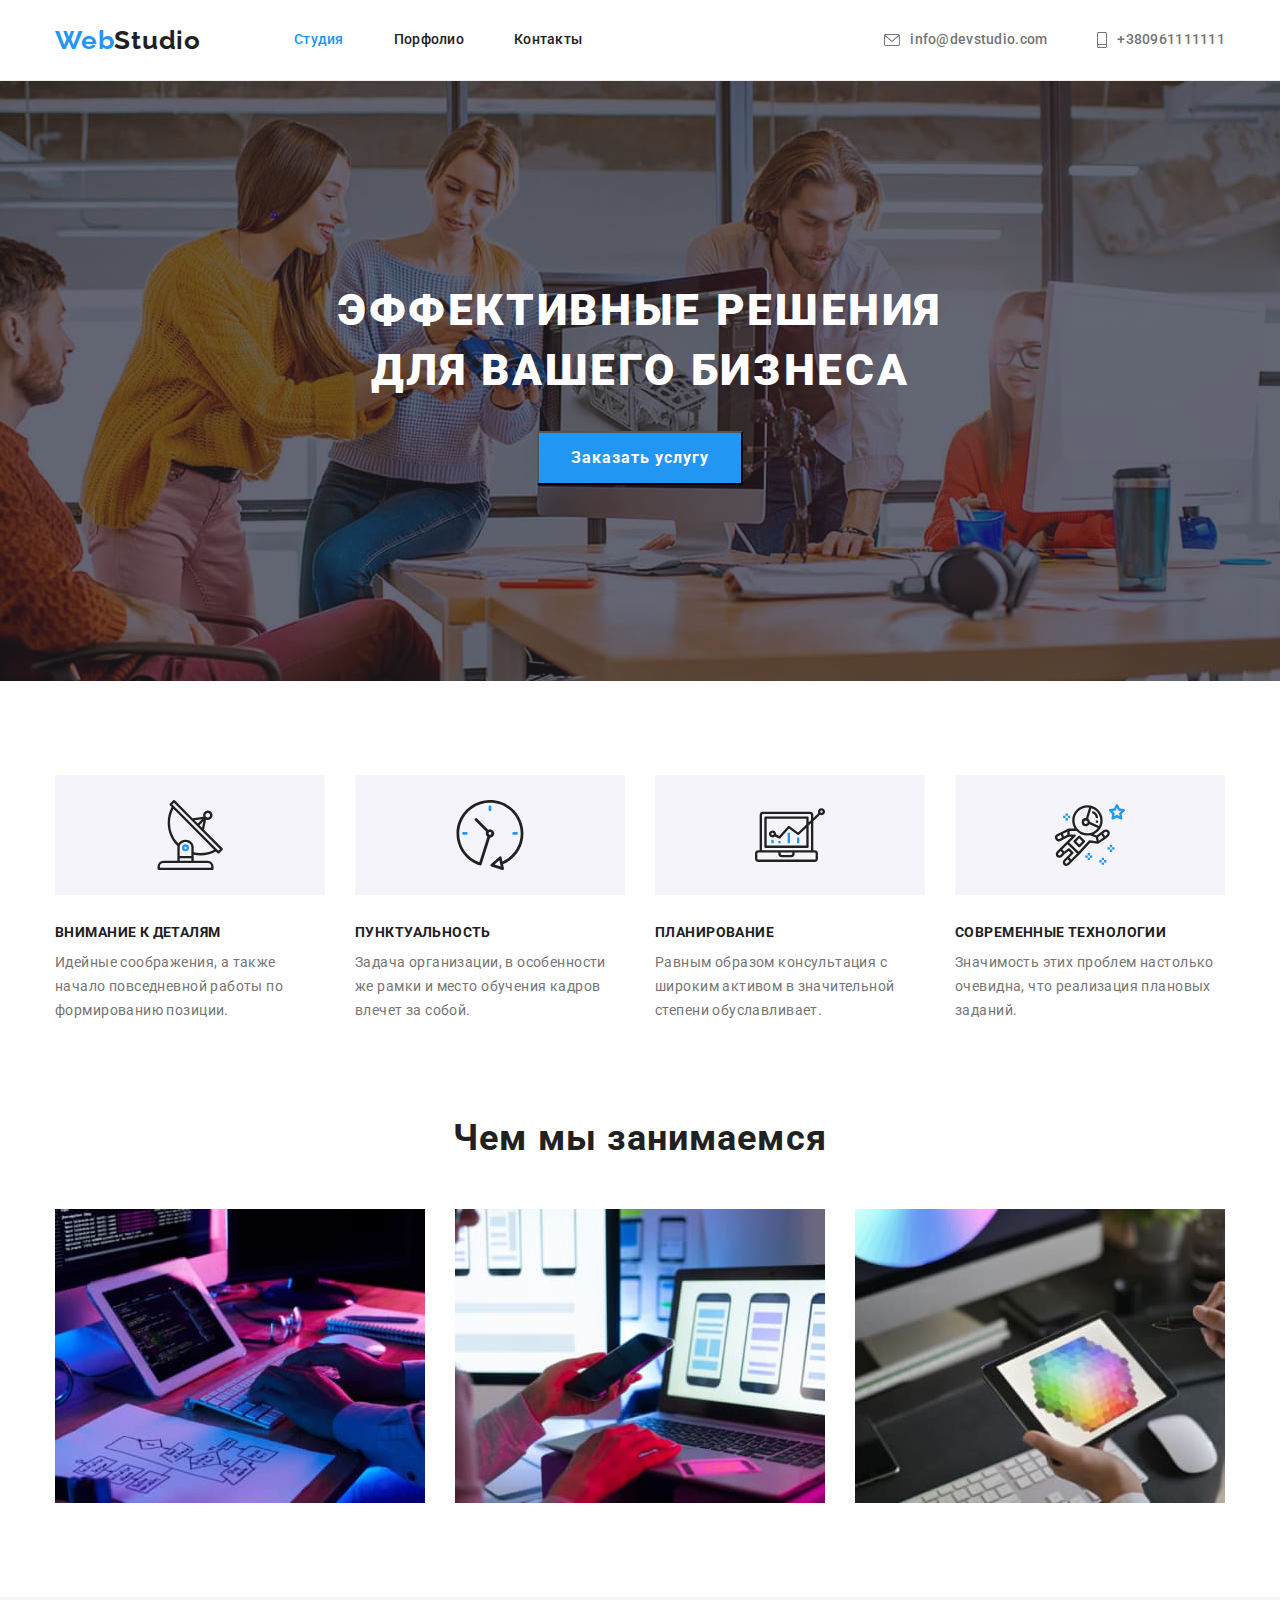
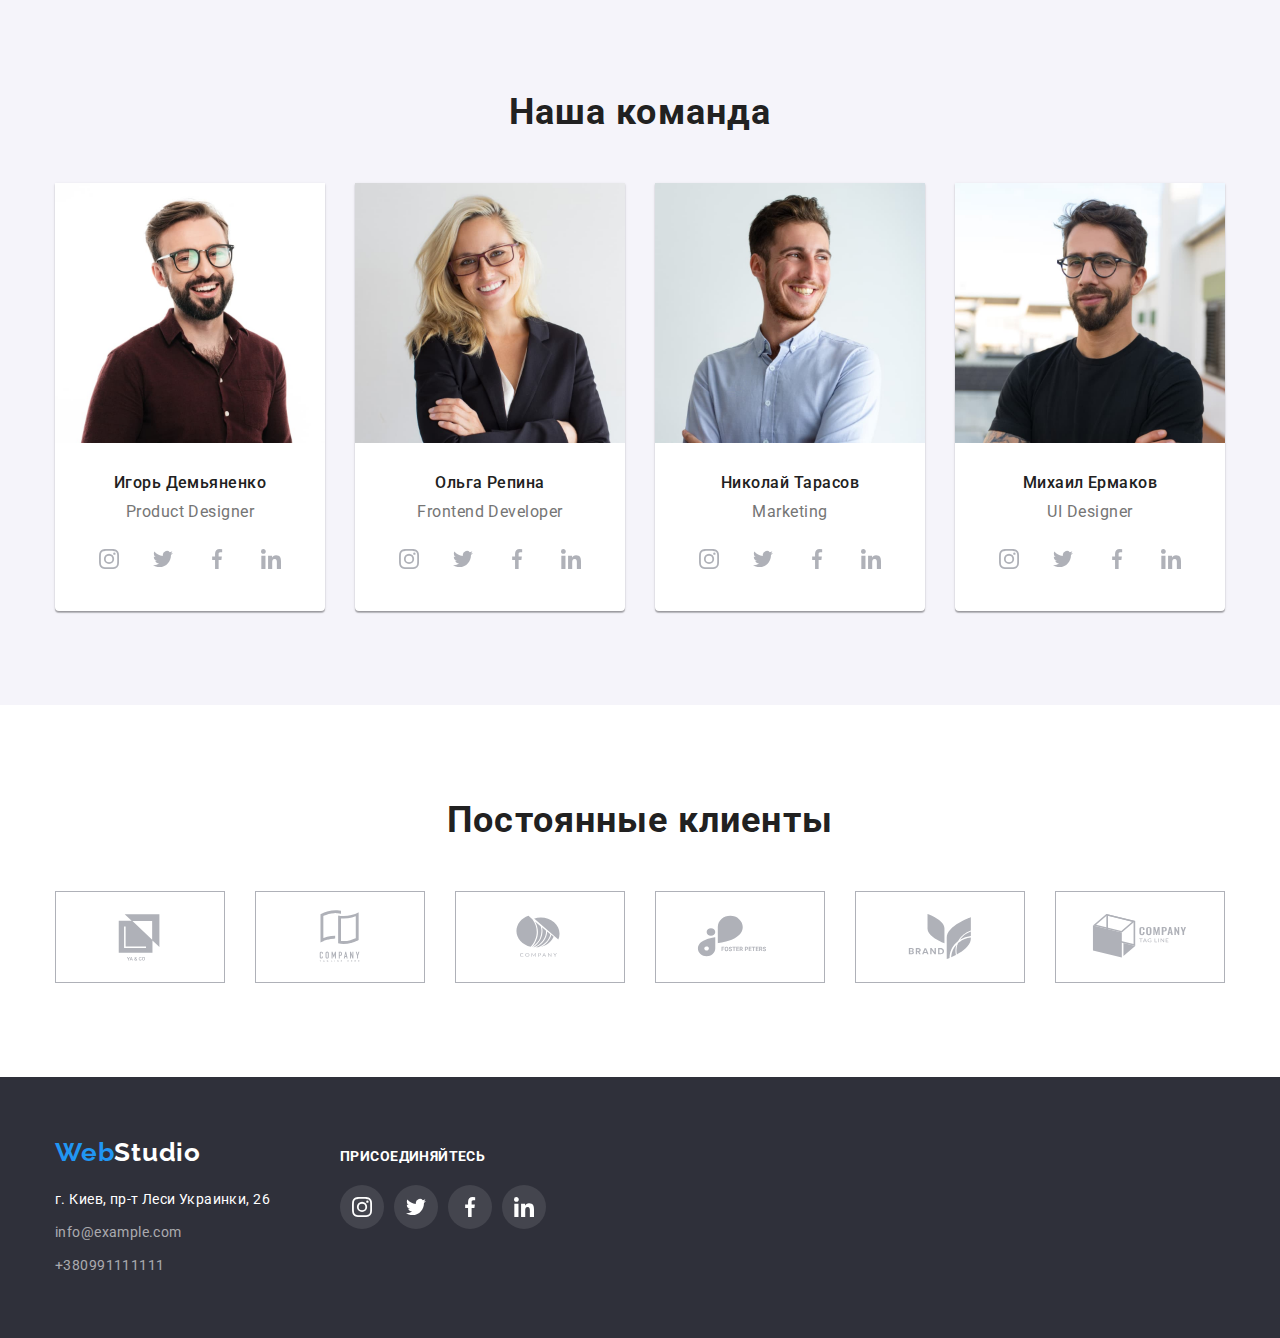
<file: index.html>
<!DOCTYPE html>
<html lang="ru">
<head>
    <meta charset="UTF-8">
    <meta http-equiv="X-UA-Compatible" content="IE=edge">
    <meta name="viewport" content="width=device-width, initial-scale=1.0">
    <title>Document</title>
    <link rel="preconnect" href="https://fonts.googleapis.com">
<link rel="preconnect" href="https://fonts.gstatic.com" crossorigin>
<link href="https://fonts.googleapis.com/css2?family=Raleway:wght@700&family=Roboto:wght@400;500;700;900&display=swap" rel="stylesheet">
    <link rel="stylesheet" href="https://cdn.jsdelivr.net/npm/modern-normalize@1.1.0/modern-normalize.min.css">
    <link rel="stylesheet" href="./CSS/style.css">
</head>
<body class="mine-page">
    <header class="mine-header">
      <div class="container positioning">
        
          <nav class="nav">
            <a href="./index.html" class="logo"><span class="logo-color">Web</span>Studio</a> 
    
            <ul class="sity-nav">
              <li class="items"><a href="./index.html" class="link add">Студия</a></li>
              <li class="items"><a href="./portfolio.html" class="link">Порфолио</a></li>
              <li class="items"><a href="" class="link">Контакты</a></li>
            </ul>
          </nav>
            <ul class="sity-cont">
              <li class="items">
                <a href="mailto:info@devstudio.com" class="mail">
                  <svg class="envelope" aria-label="Почта">
                    <use href="./images/symbol-defs2.svg#icon-envelope"></use>
                  </svg>
                  info@devstudio.com
                </a>
              </li>
              <li class="items">
                <a href="tel:+380961111111" class="mail">
                  <svg class="smartphone" aria-label="Телефон">
                    <use href="./images/symbol-defs2.svg#icon-smartphone"></use>
                  </svg>
                  +380961111111
                </a>
              </li>
            </ul>
        
      </div>
      </header>  

      <main>
        <section class="hero">
          <h1 class="hero-title">Эффективные решения <br>для вашего бизнеса</h1>
          <button type="button" class="hero-button">Заказать услугу</button>
        </section>

          <section class="section">
            <div class="container">
                  
              <ul class="benefits">
                <li class="items">
                  <div class="icon">
                    <svg width="70px" height="70px">
                      <use href="./images/symbol-defs2.svg#icon-Group"></use>
                    </svg>
                  </div>
                  <h3>Внимание к деталям</h3>
                  <p>
                  Идейные соображения, а также начало повседневной работы по формированию позиции.
                  </p>
                </li>
                <li class="items">
                  <div class="icon">
                    <svg width="70" height="70">
                      <use href="./images/symbol-defs2.svg#icon-clock"></use>
                    </svg>
                  </div>
                  <h3>Пунктуальность</h3>
                  <p>
                  Задача организации, в особенности же рамки и место обучения кадров влечет за собой.
                  </p>
                </li>
                <li class="items">
                  <div class="icon">
                    <svg width="70px" height="70px">
                      <use href="./images/symbol-defs2.svg#icon-diagram"></use>
                    </svg>
                  </div>
                  <h3>Планирование</h3>
                  <p>
                  Равным образом консультация с широким активом в значительной степени обуславливает.
                  </p>
                  </li>
                <li class="items">
                  <div class="icon">
                    <svg width="70px" height="70px">
                      <use href="./images/symbol-defs2.svg#icon-astronaut"></use>
                    </svg>
                  </div>
                  <h3>Современные технологии</h3>
                  <p>
                  Значимость этих проблем настолько очевидна, что реализация плановых заданий.
                  </p>
                </li>
              </ul>
            </div>
          </section>

          <section class="work">
          <div class="container">
             <h2 class="title">Чем мы занимаемся</h2>
    
            <ul class="foto">
              <li class="items">
                <img src="./images/img1.jpg" alt="Рабата за компьютером" width="370" />
              </li>
              <li class="items">
                <img src="./images/img2.jpg" alt="Работа с телефоном" width="370" />
              </li>
              <li class="items">
                <img src="./images/img3.jpg" alt="Работа с цветом" width="370" />
              </li>


            </ul>
          </div>
          </section>

          <section class="team section">
            <div class="container">
              <h2 class="title">Наша команда</h2>
                
              <ul class="team-items">
                <li class="items">
                    <img src="./images/img1_1.jpg" alt="Игорь Демьяненко" width="270" />
                    <div class="team-title-text">
                      <h3>Игорь Демьяненко</h3>
                      <p>
                        Product Designer
                      </p>
                    
                      <ul class="social-networks">
                        <li class="network">
                          <a href="https://www.instagram.com" class="network-link">
                            <svg class="icon" aria-label="Инстаграм">
                              <use href="./images/symbol-defs2.svg#icon-instagram"></use>
                            </svg>
                          </a>
                        </li>
                        <li class="network">
                          <a href="https://www.twitter.com" class="network-link">
                            <svg class="icon" aria-label="Твиттер">
                              <use href="./images/symbol-defs2.svg#icon-twitter"></use>
                            </svg>
                          </a>
                        </li>
                        <li class="network">
                          <a href="https://www.facebook.com" class="network-link">
                            <svg class="icon" aria-label="Фейсбук">
                              <use href="./images/symbol-defs2.svg#icon-facebook"></use>
                            </svg>
                          </a>
                        </li>
                        <li class="network">
                          <a href="https://www.linkedin.com" class="network-link">
                            <svg class="icon" aria-label="Ленкидым">
                              <use href="./images/symbol-defs2.svg#icon-linkedin"></use>
                            </svg>
                          </a>
                        </li>
                      </ul>
                    </div>
                </li>
                <li class="items">
                    <img src="./images/img2_2.jpg" alt="Ольга Репина" width="270"/>
                    <div class="team-title-text">
                      <h3>Ольга Репина</h3>
                      <p>
                        Frontend Developer
                      </p>
                    
                      <ul class="social-networks">
                        <li class="network">
                          <a href="https://www.instagram.com" class="network-link">
                            <svg class="icon" aria-label="Инстаграм">
                              <use href="./images/symbol-defs2.svg#icon-instagram"></use>
                            </svg>
                          </a>
                        </li>
                        <li class="network">
                          <a href="https://www.twitter.com" class="network-link">
                            <svg class="icon" aria-label="Твиттер">
                              <use href="./images/symbol-defs2.svg#icon-twitter"></use>
                            </svg>
                          </a>
                        </li>
                        <li class="network">
                          <a href="https://www.facebook.com" class="network-link">
                            <svg class="icon" aria-label="Фейсбук">
                              <use href="./images/symbol-defs2.svg#icon-facebook"></use>
                            </svg>
                          </a>
                        </li>
                        <li class="network">
                          <a href="https://www.linkedin.com" class="network-link">
                            <svg class="icon" aria-label="Ленкидым">
                              <use href="./images/symbol-defs2.svg#icon-linkedin"></use>
                            </svg>
                          </a>
                        </li>
                      </ul>
                    </div>
                </li>
                <li class="items">
                <img src="./images/img3_3.jpg" alt="Николай Тарасов" width="270"/>
                    <div class="team-title-text">
                      <h3>Николай Тарасов</h3>
                          <p>
                            Marketing
                          </p>
                   
                      <ul class="social-networks">
                        <li class="network">
                          <a href="https://www.instagram.com" class="network-link">
                            <svg class="icon" aria-label="Инстаграм">
                              <use href="./images/symbol-defs2.svg#icon-instagram"></use>
                            </svg>
                          </a>
                        </li>
                        <li class="network">
                          <a href="https://www.twitter.com" class="network-link">
                            <svg class="icon" aria-label="Твиттер">
                              <use href="./images/symbol-defs2.svg#icon-twitter"></use>
                            </svg>
                          </a>
                        </li>
                        <li class="network">
                          <a href="https://www.facebook.com" class="network-link">
                            <svg class="icon" aria-label="Фейсбук">
                              <use href="./images/symbol-defs2.svg#icon-facebook"></use>
                            </svg>
                          </a>
                        </li>
                        <li class="network">
                          <a href="https://www.linkedin.com" class="network-link">
                            <svg class="icon" aria-label="Ленкидым">
                              <use href="./images/symbol-defs2.svg#icon-linkedin"></use>
                            </svg>
                          </a>
                        </li>
                      </ul>
                    </div>
                </li>
                <li class="items">
                  <img src="./images/img4_4.jpg" alt="Михаил Ермаков" width="270"/>
                    <div class="team-title-text">
                      <h3>Михаил Ермаков</h3>
                          <p>
                          UI Designer
                          </p>
                    
                        <ul class="social-networks">
                          <li class="network">
                            <a href="https://www.instagram.com" class="network-link">
                              <svg class="icon" aria-label="Инстаграм">
                                <use href="./images/symbol-defs2.svg#icon-instagram"></use>
                              </svg>
                            </a>
                          </li>
                          <li class="network">
                            <a href="https://www.twitter.com" class="network-link">
                              <svg class="icon" aria-label="Твиттер">
                                <use href="./images/symbol-defs2.svg#icon-twitter"></use>
                              </svg>
                            </a>
                          </li>
                          <li class="network">
                            <a href="https://www.facebook.com" class="network-link">
                              <svg class="icon" aria-label="Фейсбук">
                                <use href="./images/symbol-defs2.svg#icon-facebook"></use>
                              </svg>
                            </a>
                          </li>
                          <li class="network">
                            <a href="https://www.linkedin.com" class="network-link">
                              <svg class="icon" aria-label="Ленкидым">
                                <use href="./images/symbol-defs2.svg#icon-linkedin"></use>
                              </svg>
                            </a>
                          </li>
                        </ul>
                    </div>
                </li>
              
              </ul>
            </div>
          </section>
          <section class="section">
            <div class="container">
              <h2 class="title">Постоянные клиенты</h2>
              <ul class="regular-clients">
                <li class="client">
                  <a href="" class="client-link">
                    <svg class="icon" aria-label="Компания">
                      <use href="./images/symbol-defs2.svg#icon-Logo-2"></use>
                    </svg>
                  </a>
                </li>
                <li class="client">
                  <a href="" class="client-link">
                    <svg class="icon" aria-label="Компания">
                      <use href="./images/symbol-defs2.svg#icon-Logo-1"></use>
                    </svg>
                  </a>
                </li>
                <li class="client">
                  <a href="" class="client-link">
                    <svg class="icon" aria-label="Компания">
                      <use href="./images/symbol-defs2.svg#icon-Logo"></use>
                    </svg>
                  </a>
                </li>
                <li class="client">
                  <a href="" class="client-link">
                    <svg class="icon" aria-label="Компания">
                      <use href="./images/symbol-defs2.svg#icon-Logo-3"></use>
                    </svg>
                  </a>
                </li>
                <li class="client">
                  <a href="" class="client-link">
                    <svg class="icon" aria-label="Компания">
                      <use href="./images/symbol-defs2.svg#icon-Logo-4-1"></use>
                    </svg>
                  </a>
                </li>
                <li class="client">
                  <a href="" class="client-link">
                    <svg class="icon" aria-label="Компания">
                      <use href="./images/symbol-defs2.svg#icon-Logo-5"></use>
                    </svg>
                  </a>
                </li>
              </ul>
            </div>
          </section>
    
      </main>

      <footer class="mine-footer">
        <div class="container aligment">
          <div>
          <a href="./index.html" class="logo footer"><span class="logo-color">Web</span><span class="logo-color-footer">Studio</span></a> 
          <address class="addres">
              г. Киев, пр-т Леси Украинки, 26  
              <a href="mailto:info@example.com" class="mail">info@example.com</a> 
              <a href="tel:+380991111111" class="mail">+380991111111</a> 
          </address>
        </div>
          <div class="social-networks-section">
            <p class="request">Присоединяйтесь</p>
            <ul class="social-networks">
              <li class="network add-3">
                <a href="https://www.instagram.com" class="network-link">
                  <svg class="icon add-2" aria-label="Инстаграм">
                    <use href="./images/symbol-defs2.svg#icon-instagram"></use>
                  </svg>
                </a>
              </li>
              <li class="network add-3">
                <a href="https://www.twitter.com" class="network-link">
                  <svg class="icon add-2" aria-label="Твиттер">
                    <use href="./images/symbol-defs2.svg#icon-twitter"></use>
                  </svg>
                </a>
              </li>
              <li class="network  add-3">
                <a href="https://www.facebook.com" class="network-link">
                  <svg class="icon add-2" aria-label="Фейсбук">
                    <use href="./images/symbol-defs2.svg#icon-facebook"></use>
                  </svg>
                </a>
              </li>
              <li class="network add-3">
                <a href="https://www.linkedin.com" class="network-link">
                  <svg class="icon add-2" aria-label="Ленкидым">
                    <use href="./images/symbol-defs2.svg#icon-linkedin"></use>
                  </svg>
                </a>
              </li>
            </ul>
          </div>
        </div>
      </footer>
</body>
</html>
</file>
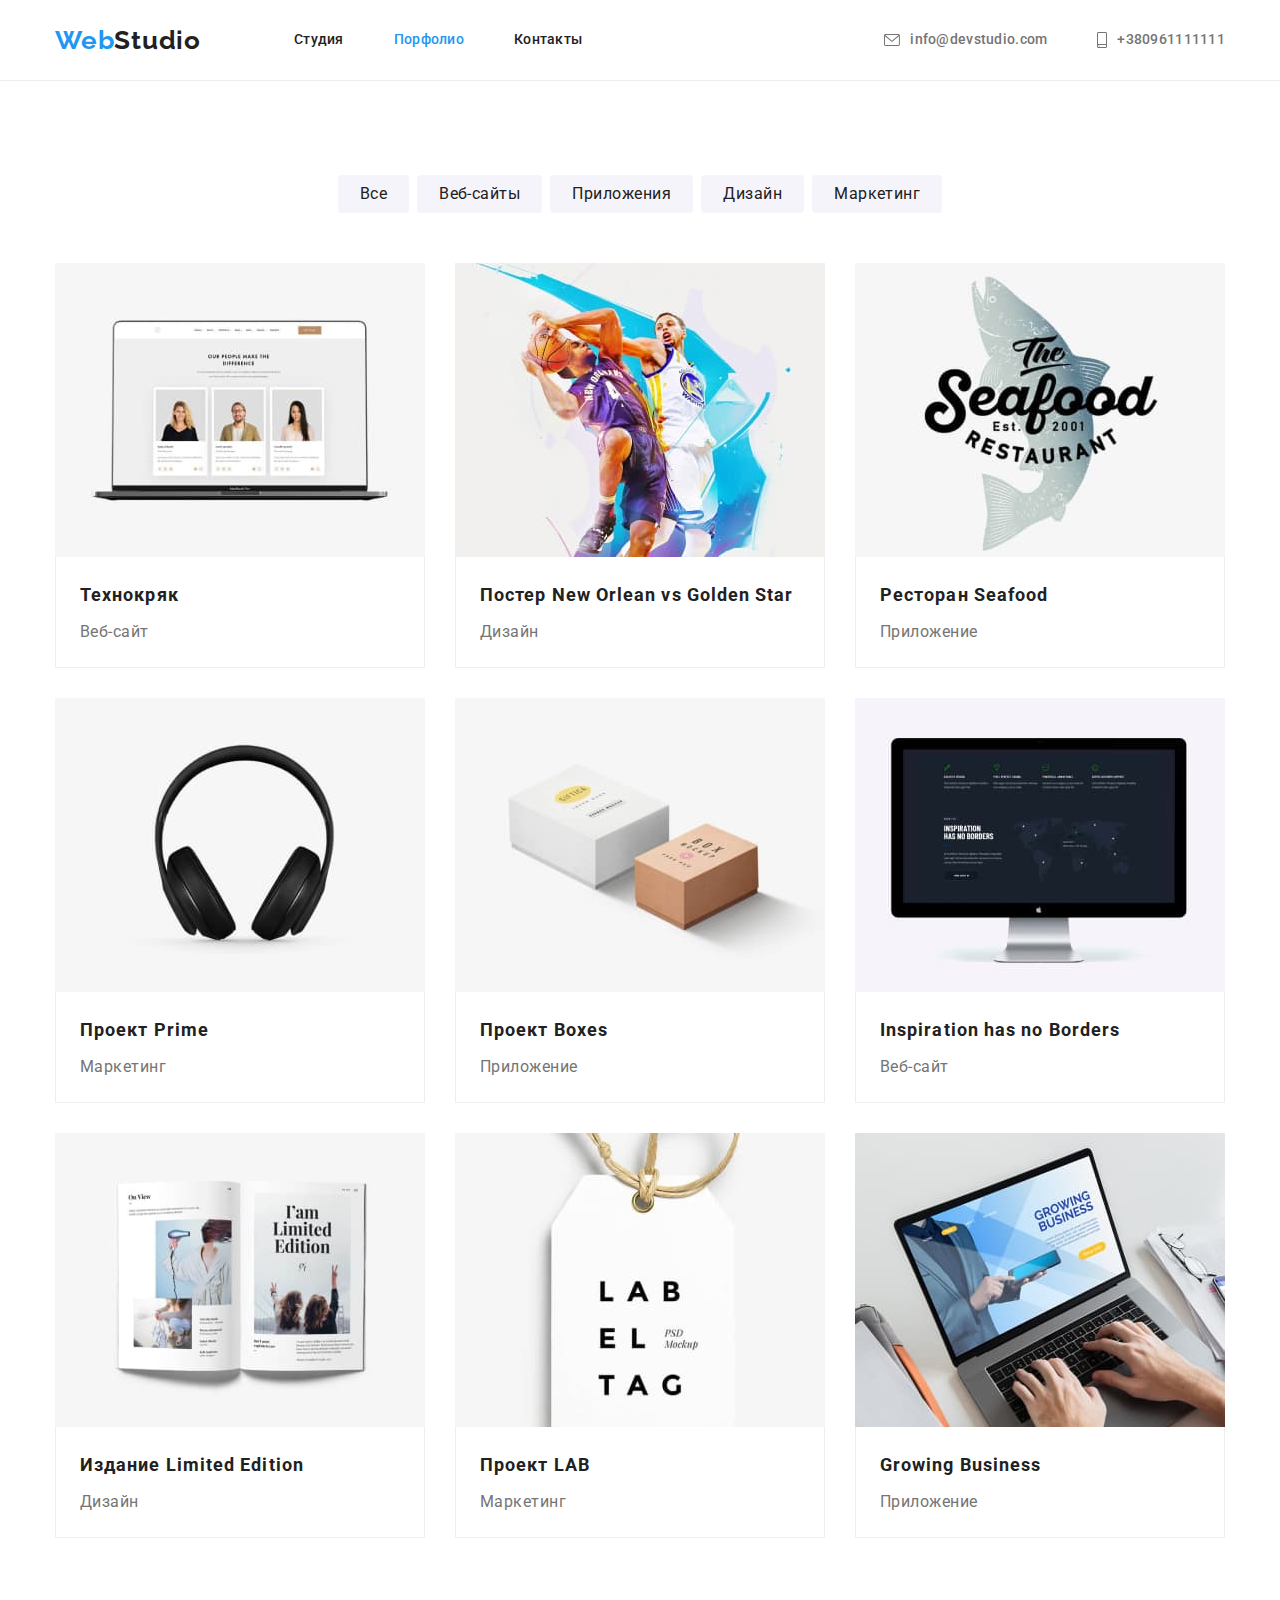
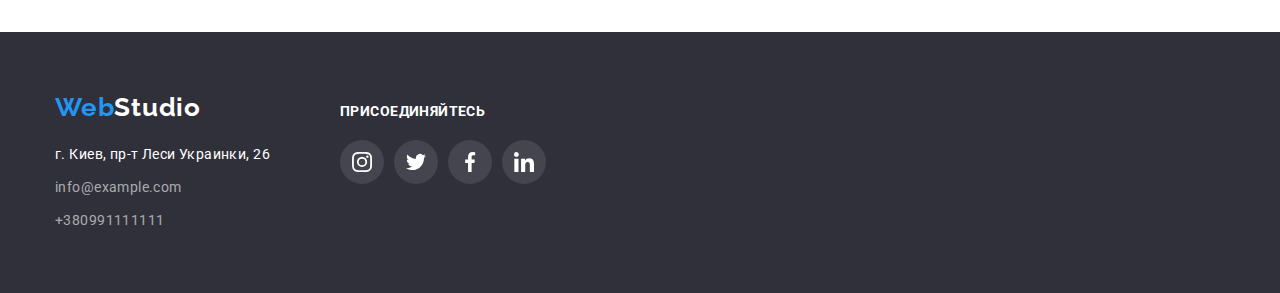
<file: portfolio.html>
<!DOCTYPE html>
<html lang="ru">
<head>
    <meta charset="UTF-8">
    <meta http-equiv="X-UA-Compatible" content="IE=edge">
    <meta name="viewport" content="width=device-width, initial-scale=1.0">
    <title>Document</title>
    <link rel="preconnect" href="https://fonts.googleapis.com">
<link rel="preconnect" href="https://fonts.gstatic.com" crossorigin>
<link href="https://fonts.googleapis.com/css2?family=Raleway:wght@700&family=Roboto:wght@400;500;700;900&display=swap" rel="stylesheet">
    <link rel="stylesheet" href="https://cdn.jsdelivr.net/npm/modern-normalize@1.1.0/modern-normalize.min.css">
    <link rel="stylesheet" href="./CSS/style.css">
</head>
<body class="mine-page">
    <header class="mine-header">
        <div class="container positioning">
           
              <nav class="nav">
                    <a href="./index.html" class="logo"><span class="logo-color">Web</span>Studio</a>
            
                    <ul class="sity-nav">
                        <li class="items"><a href="./index.html" class="link">Студия</a></li>
                        <li class="items"><a href="./portfolio.html" class="link add">Порфолио</a></li>
                        <li class="items"><a href="" class="link">Контакты</a></li>
                    </ul>
                </nav>
                <ul class="sity-cont">
                    <li class="items">
                        <a href="mailto:info@devstudio.com" class="mail">
                            <svg class="envelope" aria-label="Почта">
                                <use href="./images/symbol-defs2.svg#icon-envelope"></use>
                            </svg>
                         info@devstudio.com
                        </a>
                    </li>
                    <li class="items">
                        <a href="tel:+380961111111" class="mail">
                            <svg class="smartphone" aria-label="Телефон">
                                <use href="./images/symbol-defs2.svg#icon-smartphone"></use>
                            </svg>
                            +380961111111
                        </a>
                    </li>
                </ul>
           
        </div>
        
      </header>  

      <main>
        
        <section class="section">
            <div class="container">
                <ul class="button-portfolio">
                    <li class="button"><button type="button">Все</button></li>
                    <li class="button"><button type="button">Веб-сайты</button></li>
                    <li class="button"><button type="button">Приложения</button></li>
                    <li class="button"><button type="button">Дизайн</button></li>
                    <li class="button"><button type="button">Маркетинг</button></li>
                </ul>
        
                <ul class="content-items">
                    <li class="items">
                        <a href="" class="link">
                            <img src="./images/img21.jpg" alt="Ноутбук" width="370">
                            <div class="content-items-text">
                                <h2>Технокряк</h2>
                                <p>Веб-сайт</p>
                            </div>
                        </a>

                    </li>
                    <li class="items">
                        <a href="" class="link">
                            <img src="./images/img22.jpg" alt="Баскетболисты" width="370">
                            <div class="content-items-text">
                                <h2>Постер New Orlean vs Golden Star</h2>
                                <p>Дизайн</p>
                            </div>
                        </a>

                    </li>
                    <li class="items">
                        <a href="" class="link">
                            
                            <img src="./images/img23.jpg" alt="Название рестарана" width="370">
                            <div class="content-items-text">
                                <h2>Ресторан Seafood</h2>
                                <p>Приложение</p>
                            </div>
                        </a>

                    </li>
                    <li class="items">
                        <a href="" class="link">
                            <img src="./images/img24.jpg" alt="Наушники" width="370">
                            <div class="content-items-text">
                                <h2>Проект Prime</h2>
                                <p>Маркетинг</p>
                            </div>

                        </a>

                    </li>
                
                    <li class="items">
                        <a href="" class="link">
                            <img src="./images/img25.jpg" alt="Коробки" width="370">
                            <div class="content-items-text">
                                <h2>Проект Boxes</h2>
                                <p>Приложение</p>
                            </div>
                        </a>

                    </li>

                    <li class="items">
                        <a href="" class="link">
                            <img src="./images/img26.jpg" alt="Компьютер" width="370">
                            <div class="content-items-text">
                                <h2>Inspiration has no Borders</h2>
                                <p>Веб-сайт</p>
                            </div>
                        </a>

                    </li>

                    <li class="items">
                        <a href="" class="link">
                            <img src="./images/img27.jpg" alt="Журнал" width="370">
                            <div class="content-items-text">
                                <h2>Издание Limited Edition</h2>
                                <p>Дизайн</p>
                            </div>

                        </a>

                    </li>
                    <li class="items">
                        <a href="" class="link">
                            <img src="./images/img28.jpg" alt="Бирка" width="370">
                            <div class="content-items-text">
                                <h2>Проект LAB</h2>
                                <p>Маркетинг</p>
                            </div>

                        </a>

                    </li>
                    <li class="items">
                        <a href="" class="link">
                            <img src="./images/img29.jpg" alt="Макбук" width="370">
                            <div class="content-items-text">
                                <h2>Growing Business</h2>
                                <p>Приложение</p>
                            </div>
                        </a>

                    </li>
                </ul>

            </div>
        </section>

           
      </main>
      
        <footer class="mine-footer">
            <div class="container aligment">
                <div>
                    <a href="./index.html" class="logo footer"><span class="logo-color">Web</span><span class="logo-color-footer">Studio</span></a> 
                    <address class="addres">
                        г. Киев, пр-т Леси Украинки, 26 
                        <a href="mailto:info@example.com" class="mail">info@example.com</a> 
                        <a href="tel:+380991111111" class="mail">+380991111111</a> 
                    </address>
                </div>
                <div class="social-networks-section">
                    <p class="request">Присоединяйтесь</p>
                    <ul class="social-networks">
                        <li class="network add-3">
                            <a href="https://www.instagram.com" class="network-link">
                                <svg class="icon add-2" aria-label="Инстаграм">
                                    <use href="./images/symbol-defs2.svg#icon-instagram"></use>
                                </svg>
                            </a>
                        </li>
                        <li class="network add-3">
                            <a href="https://www.twitter.com" class="network-link">
                                <svg class="icon add-2" aria-label="Твиттер">
                                    <use href="./images/symbol-defs2.svg#icon-twitter"></use>
                                </svg>
                            </a>
                        </li>
                        <li class="network add-3">
                            <a href="https://www.facebook.com" class="network-link">
                                <svg class="icon add-2" aria-label="Фейсбук">
                                    <use href="./images/symbol-defs2.svg#icon-facebook"></use>
                                </svg>
                            </a>
                        </li>
                        <li class="network add-3">
                            <a href="https://www.linkedin.com" class="network-link">
                                <svg class="icon add-2" aria-label="Ленкидым">
                                    <use href="./images/symbol-defs2.svg#icon-linkedin"></use>
                                </svg>
                            </a>
                        </li>
                    </ul>
                </div>
            </div>
        </footer>
    </body>
</html>
</file>
<file: CSS/style.css>
img {
    display: block;
}

:root {
    --first-background-color:#ffffff;
    --second-background-color:#2F303A;
    --first-text-color:#757575;
    --second-text-color:#ffffff;
    --first-link-color: #212121;
    --second-link-color:#2196F3;


}



.mine-page {
    font-family: Roboto, sans-serif;
    color: var(--first-text-color);
    
}
.mine-page ul {
    list-style: none;
    margin-top: 0;
    margin-bottom: 0;
    
    

}

.mine-header {
    background-color: var(--first-background-color);
    border-bottom: 1px solid rgba(236, 236, 236, 1);
}
.mine-header a {
    color: var(--first-link-color);
    text-decoration: none;
}
.container {
    margin-left: auto;
    margin-right: auto;
    padding-left: 15px;
    padding-right: 15px;
    width: 1200px;
    
}
.logo-color {
    color: var(--second-link-color);
}
.sity-nav {
   
    padding-left: 0;
    margin-left: 93px;
    align-items: center;
    display: flex;

    
    font-weight: 500;
    font-size: 14px;
    line-height: 1.14;
    letter-spacing: 0.02em;
}

.sity-nav .link {
    display: block;
    padding-top: 32px;
    padding-bottom: 32px;
}
.sity-nav .link:hover, .link:focus {
    color: var(--second-link-color);
    
       
}



.sity-nav .items + .items {
    margin-left: 50px;
       
}
.sity-nav .add {
    color: var(--second-link-color);
}

.logo {
  
    color: #000;
    text-decoration: none;
    font-family: Raleway, sans-serif;
    font-weight: 700;
    font-size: 26px;
    line-height: 1.19;
    letter-spacing: 0.03em;
}
.sity-cont .mail {
    color: var(--first-text-color);
    display: flex;
    justify-content: center;
    align-items: center;
}


.sity-cont {
    margin-left: auto;
    display: flex;
    margin-top: 0;
    margin-bottom: 0;
    padding-left: 0;

    
    font-weight: 500;
    font-size: 14px;
    line-height: 1.14;
    letter-spacing: 0.02em;
    }
.sity-cont .mail:hover, .mail:focus {
   
    color: var(--second-link-color);
    fill: #2196F3;
    }
    .sity-cont .items + .items {
        margin-left: 50px;
        
    }
    .envelope {
        
        width: 16px;
        height: 12px;
        margin-right: 10px;
        fill: currentColor;
    }
      
    .smartphone {
        width: 10px;
        height: 16px;
        margin-right: 10px;
        margin-bottom: 0px;
        fill: currentColor; 
    }
    .positioning {
      
        display: flex;
        align-items: center;
        
        
    }
    .nav {
        
        align-items: center;
        display: flex;
    }

.hero {
    background-color: rgba(47, 48, 58, 0.4);
    background-image: linear-gradient( to right, 
    rgba(47, 48, 58, 0.4),
    rgba(47, 48, 58, 0.4)),
    url(../images/Img\ \(hero\).jpg);
    max-width: 1600px;
    height: 600px;
    margin-left: auto;
    margin-right: auto;
    background-size: cover;
    background-repeat: no-repeat;
    background-position: center;
    padding-top: 200px;
    padding-bottom: 200px;
    text-align: center;
}

.hero-title {
    margin-top: 0px;
    margin-bottom: 30px;
    color: var(--second-text-color);
    
    font-weight: 900;
    font-size: 44px;
    line-height: 1.36;
    letter-spacing: 0.06em;
    text-transform: uppercase;

}
.hero-button {
    

    padding: 10px 32px;
    margin-bottom: 0px;
    background: #2196F3;
    color: var(--second-text-color);
    font-family: inherit;
    font-weight: 700;
    font-size: 16px;
    line-height: 1.88;
    letter-spacing: 0.06em;
    cursor: pointer;
     
}
.hero-button:hover,  .hero-button:focus {
    background-color: #188CE8;
}

.benefits {
   display: flex;
   padding-left: 0;
  
}


.benefits .items + .items {
    margin-left: 30px;
   
}
.benefits .items {
    width: 270px;
}


.benefits h3 {
    color:  var(--first-link-color);
   font-weight: 700;
   font-size: 14px;
   line-height: 1.14;
    letter-spacing: 0.03em;
    text-transform: uppercase;
    margin-top: 0;
    margin-bottom: 10px;   
}

.benefits p {
    font-size: 14px;
    line-height: 1.71;
    letter-spacing: 0.03em;
    margin-top: 0;
    margin-bottom: 0;   
}
.benefits .icon {
    display: inline-flex;
    background-color: #F5F4FA;
    height: 120px;
    width: 270px;
    justify-content: center;
    align-items: center;
    margin-bottom: 30px;
}

.work {
    padding-bottom: 94px;
}
.title {
    color: var(--first-link-color);
    margin-top: 0px;
    margin-bottom: 50px;   
    font-size: 36px;
    line-height: 1.17;
    text-align: center;
    letter-spacing: 0.03em;
}
.foto {
    display: flex;
    padding-left: 0;
}
.foto .items + .items {
    margin-left: 30px;
}

.team {
    background-color: #F5F4FA;
       
}

.team h3 {
    color: var(--first-link-color);
    margin-top: 0;
    margin-bottom: 10px;  
    font-weight: 500;
    font-size: 16px;
    line-height: 1.19;
    text-align: center;
    letter-spacing: 0.03em;

}
.team p {
    margin-top: 0;
    margin-bottom: 16px;
    font-size: 16px;
    line-height: 1.19;
    text-align: center;
    letter-spacing: 0.03em;

}

.team-title-text {
    padding: 30px 10px;
}
.team-items {
    display: flex;
    padding-left: 0;
    
}
.team-items .items {
    background: var(--first-background-color);
    box-shadow: 0px 1px 3px rgba(0, 0, 0, 0.12), 0px 1px 1px rgba(0, 0, 0, 0.14), 0px 2px 1px rgba(0, 0, 0, 0.2);
    border-radius: 0px 0px 4px 4px;
}
.team-items .items + .items {
    margin-left: 30px;
}
.social-networks {
    display: flex;
    justify-content: center;
    align-items: center;
    padding-left: 0;
}
.network {
    display: inline-flex;
    width: 44px;
    height: 44px;
    background-color:#FFFFFF;
    border-radius: 50%;
    justify-content: center;
    align-items: center;
   
    margin-right: 10px;

}
.network .network-link {
    display: inline-flex;
    align-items: center;
    justify-content: center;
    border-radius: 50%;
    width: 100%;
    height: 100%;
}

.social-networks .network:nth-child(4n) {
    margin-right: 0;
}
.network .icon {
   
    width: 20px;
    height: 20px;
    fill: #AFB1B8;
    
}
.network-link:hover .icon, .network-link:focus .icon {
    background-color: #2196F3;
    fill: #FFFFFF;
}
.network .network-link:hover, .network .network-link:focus {
    background-color: #2196F3;
}



.regular-clients {
    display: inline-flex;
    padding-left: 0;
}
.client {
    display: inline-flex;
    width: 170px;
    height: 92px;
    justify-content: center;
    align-items: center;
    border: 1px solid #AFB1B8;
}
.regular-clients .client + .client {
    margin-left: 30px;
}
.client .client-link {
    display: inline-flex;
    align-items: center;
    justify-content: center;
    width: 100%;
    height: 100%;
}

.client .icon {
    width: 106px;
    height: 60px;
    fill: #AFB1B8;

}


.client-link:hover .icon,  .client-link:focus .icon {
    fill: #2196F3;
    
}

.client-link:hover, .client-link:focus {

border: 1px solid #2196F3;
}
.mine-footer {
    padding-top: 60px;
    padding-bottom: 60px;
    background-color: var(--second-background-color);
   
}
    
.logo-color-footer {
    color: var(--second-text-color);
   
}

.addres {
   
    margin-top: 20px;

    color: var(--second-text-color);
    font-style: normal;
    font-size: 14px;
    line-height: 1.71;
    letter-spacing: 0.03em;
}
.addres .mail {
    
    display: block;
    margin-top: 9px;

    text-decoration: none;
    color: rgba(255, 255, 255, 0.6);
}
.addres .mail:focus, .mail:hover {
    color: var(--second-link-color);
}

.network .add-2 {
    fill: #FFFFFF;
        
}
.social-networks .add-3 {
    background-color: rgba(255, 255, 255, 0.1);
}
.aligment {
    display: flex;
    align-items: baseline;
    
}
.request {
   
    margin-top: 0;
    margin-bottom: 20px;

    text-transform: uppercase;
    font-weight: 700;
    font-size: 14px;
    line-height: 1.14;
    letter-spacing: 0.03em;
    color: #FFFFFF;
    
}
.social-networks-section {
    
    margin-left: 70px;
}

.section .button-portfolio {
    display: flex;
    justify-content: center;
    padding-left: 0;
    margin-bottom: 50px;
        
}

.button-portfolio .button + .button {
    margin-left: 8px;
   
}
.button-portfolio button {
    padding: 6px 22px;
    
    
    border-radius: 4px;
    border: none;
    background-color: #F5F4FA;
    color: var(--first-link-color);
    font-family: inherit;
    font-size: 16px;
    line-height: 1.62;
    letter-spacing: 0.03em;
    cursor: pointer;
}
.button-portfolio button:hover, .button-portfolio button:focus {
    background-color: #2196F3;
    color: var(--second-text-color);
    box-shadow: 0px 3px 1px rgba(0, 0, 0, 0.1), 0px 1px 2px rgba(0, 0, 0, 0.08), 0px 2px 2px rgba(0, 0, 0, 0.12);
}
.content-items .link {
    text-decoration: none;
    display: block;
          
}

.content-items .link:hover, .content-items .link:focus {
    box-shadow: 0px 4px 4px rgba(0, 0, 0, 0.25), 0px 4px 4px rgba(0, 0, 0, 0.25);
}
.section {
    padding-top: 94px;
    padding-bottom: 94px;
}

.content-items h2 {
    color: var(--first-link-color);
    font-size: 18px;
    line-height: 2;
    letter-spacing: 0.06em;
    margin-top: 0;
    margin-bottom: 4px;
}
.content-items p {
    color: var(--first-text-color);
    font-size: 16px;
    line-height: 1.88;
    letter-spacing: 0.03em;
    margin-top: 0;
    margin-bottom: 0;
}

.content-items {
    display: flex;
    flex-wrap: wrap;
    justify-content: center;
    padding-left: 0;
    
   

}
.content-items .items {
    margin-right: 30px;
    margin-bottom: 30px;
    background-color: var(--first-background-color);
    
    
}
.content-items-text {
    padding: 20px 24px;
    border-bottom: 1px solid rgba(238, 238, 238, 1);
    border-left: 1px solid rgba(238, 238, 238, 1);
    border-right: 1px solid rgba(238, 238, 238, 1);
}


.content-items .items:nth-child(3n) {
    margin-right: 0;
}
.content-items .items:nth-last-child(-n + 3) {
    margin-bottom: 0;
}
</file>
